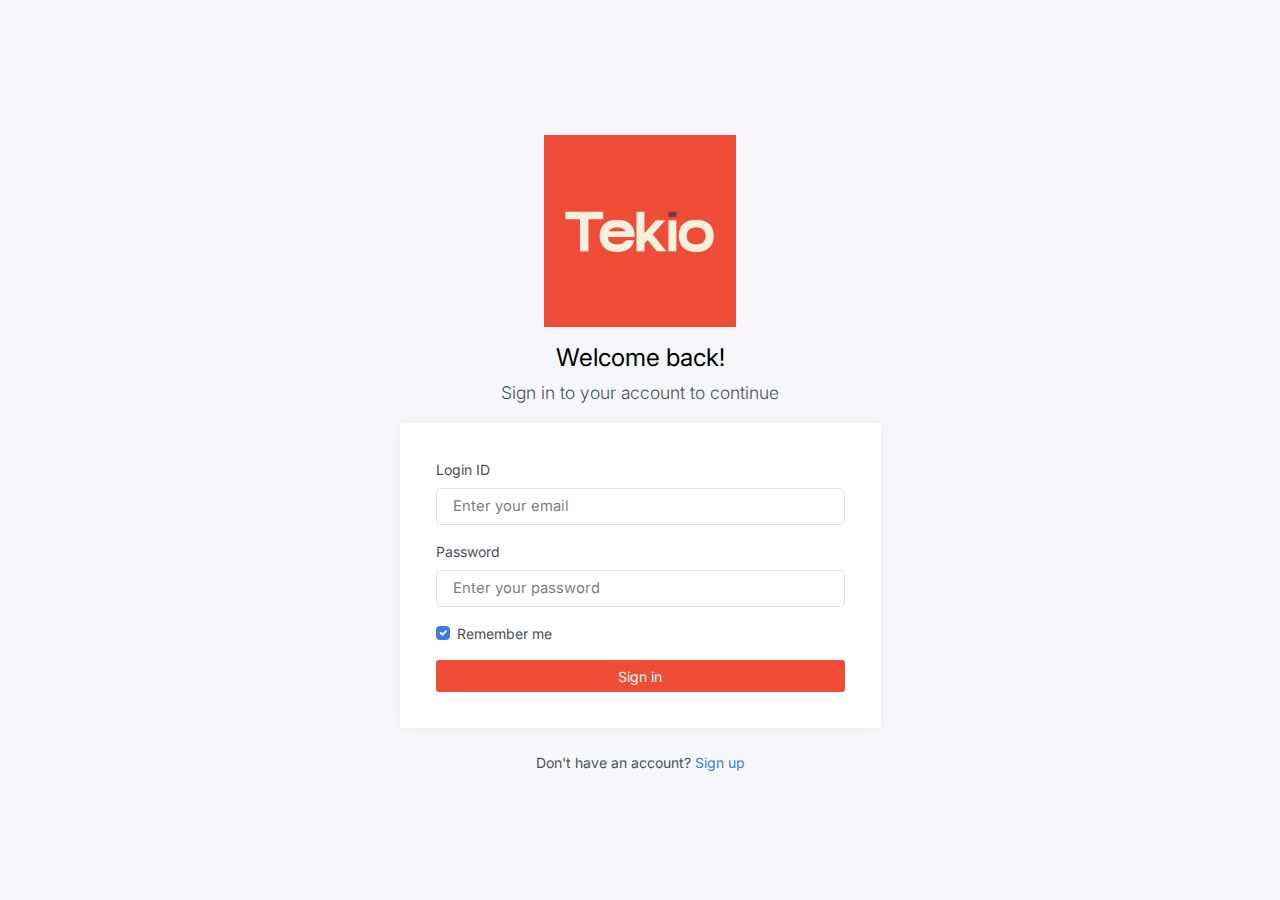
<file: index.html>
<!doctype html>
<html lang="en">
  <head>
    <meta charset="utf-8">
    <meta name="viewport" content="width=device-width, initial-scale=1">
    <title>Bootstrap demo</title>
    <link href="https://cdn.jsdelivr.net/npm/bootstrap@5.3.3/dist/css/bootstrap.min.css" rel="stylesheet" integrity="sha384-QWTKZyjpPEjISv5WaRU9OFeRpok6YctnYmDr5pNlyT2bRjXh0JMhjY6hW+ALEwIH" crossorigin="anonymous">
    <!-- Google Fonts -->
    <link href="https://fonts.googleapis.com/css2?family=Open+Sans:wght@300;400;500;600;700&display=swap" rel="stylesheet">
    <link rel="stylesheet" href="https://cdn.jsdelivr.net/npm/bootstrap-icons@1.11.3/font/bootstrap-icons.min.css">
    <link rel="stylesheet" href="https://cdnjs.cloudflare.com/ajax/libs/font-awesome/4.7.0/css/font-awesome.css">
    <script src="https://code.jquery.com/jquery-3.6.0.min.js"></script>
    <link rel="stylesheet" href="css/style.css">
  </head>
  <body>

    <!-- char-area -->

                    <div class="chat-area">
                        <!-- chatlist -->
                        <div class="list-icon shadow-sm">
                            <img src="img/tekio.png" width="100%">
                        </div>
                        
                        <div class="chatlist">
                            <div class="modal-dialog-scrollable">
                                <div class="modal-content">
                                    <div class="chat-header shadow-sm">
                                        <div class="msg-search">
                                            <input type="text" class="form-control" id="inlineFormInputGroup" placeholder="Search" aria-label="search">
                                            <a class="add" href="#"><img class="img-fluid" src="https://mehedihtml.com/chatbox/assets/img/add.svg" alt="add"></a>
                                        </div>

                                        <ul class="nav nav-tabs" id="myTab" role="tablist">
                                            <li class="nav-item" role="presentation">
                                                <button class="nav-link active" id="Open-tab" data-bs-toggle="tab" data-bs-target="#Open" type="button" role="tab" aria-controls="Open" aria-selected="true">Open</button>
                                            </li>
                                            <li class="nav-item" role="presentation">
                                                <button class="nav-link" id="Closed-tab" data-bs-toggle="tab" data-bs-target="#Closed" type="button" role="tab" aria-controls="Closed" aria-selected="false">Closed</button>
                                            </li>
                                        </ul>
                                    </div>

                                    <div class="modal-body">
                                        <!-- chat-list -->
                                        <div class="chat-lists mt-5">
                                            <div class="tab-content" id="myTabContent">
                                                <div class="tab-pane fade show active" id="Open" role="tabpanel" aria-labelledby="Open-tab">
                                                    <!-- chat-list -->
                                                    <div class="chat-list">
                                                        <a href="#" class="d-flex align-items-center p-1 shadow-sm">
                                                            <div class="flex-shrink-0">
                                                                <img class="img-fluid" src="https://mehedihtml.com/chatbox/assets/img/user.png" alt="user img" width="80%">
                                                                <span class="active"></span>
                                                            </div>
                                                            <div class="flex-grow-1 ms-3">
                                                                <h3>Mehedi Hasan</h3>
                                                                <p>front end developer</p>
                                                            </div>
                                                        </a>
                                                        
                                                        <a href="#" class="d-flex align-items-center p-1 shadow-sm">
                                                            <div class="flex-shrink-0">
                                                                <img class="img-fluid" src="https://mehedihtml.com/chatbox/assets/img/user.png" alt="user img">
                                                            </div>
                                                            <div class="flex-grow-1 ms-3">
                                                                <h3>Ryhan</h3>
                                                                <p>front end developer</p>
                                                            </div>
                                                        </a>
                                                        
                                                        <a href="#" class="d-flex align-items-center">
                                                            <div class="flex-shrink-0">
                                                                <img class="img-fluid" src="https://mehedihtml.com/chatbox/assets/img/user.png" alt="user img">
                                                            </div>
                                                            <div class="flex-grow-1 ms-3">
                                                                <h3>Malek Hasan</h3>
                                                                <p>front end developer</p>
                                                            </div>
                                                        </a>
                                                        <a href="#" class="d-flex align-items-center">
                                                            <div class="flex-shrink-0">
                                                                <img class="img-fluid" src="https://mehedihtml.com/chatbox/assets/img/user.png" alt="user img">
                                                            </div>
                                                            <div class="flex-grow-1 ms-3">
                                                                <h3>Sadik Hasan</h3>
                                                                <p>front end developer</p>
                                                            </div>
                                                        </a>
                                                        <a href="#" class="d-flex align-items-center">
                                                            <div class="flex-shrink-0">
                                                                <img class="img-fluid" src="https://mehedihtml.com/chatbox/assets/img/user.png" alt="user img">
                                                            </div>
                                                            <div class="flex-grow-1 ms-3">
                                                                <h3>Bulu </h3>
                                                                <p>front end developer</p>
                                                            </div>
                                                        </a>



                                                    </div>
                                                    <!-- chat-list -->
                                                </div>
                                                <div class="tab-pane fade" id="Closed" role="tabpanel" aria-labelledby="Closed-tab">

                                                    <!-- chat-list -->
                                                    <div class="chat-list">
                                                        <a href="#" class="d-flex align-items-center">
                                                            <div class="flex-shrink-0">
                                                                <img class="img-fluid" src="https://mehedihtml.com/chatbox/assets/img/user.png" alt="user img">
                                                                <span class="active"></span>
                                                            </div>
                                                            <div class="flex-grow-1 ms-3">
                                                                <h3>Mehedi Hasan</h3>
                                                                <p>front end developer</p>
                                                            </div>
                                                        </a>
                                                        <a href="#" class="d-flex align-items-center">
                                                            <div class="flex-shrink-0">
                                                                <img class="img-fluid" src="https://mehedihtml.com/chatbox/assets/img/user.png" alt="user img">
                                                            </div>
                                                            <div class="flex-grow-1 ms-3">
                                                                <h3>Ryhan</h3>
                                                                <p>front end developer</p>
                                                            </div>
                                                        </a>
                                                        <a href="#" class="d-flex align-items-center">
                                                            <div class="flex-shrink-0">
                                                                <img class="img-fluid" src="https://mehedihtml.com/chatbox/assets/img/user.png" alt="user img">
                                                            </div>
                                                            <div class="flex-grow-1 ms-3">
                                                                <h3>Malek Hasan</h3>
                                                                <p>front end developer</p>
                                                            </div>
                                                        </a>
                                                        <a href="#" class="d-flex align-items-center">
                                                            <div class="flex-shrink-0">
                                                                <img class="img-fluid" src="https://mehedihtml.com/chatbox/assets/img/user.png" alt="user img">
                                                            </div>
                                                            <div class="flex-grow-1 ms-3">
                                                                <h3>Sadik Hasan</h3>
                                                                <p>front end developer</p>
                                                            </div>
                                                        </a>
                                                        <a href="#" class="d-flex align-items-center">
                                                            <div class="flex-shrink-0">
                                                                <img class="img-fluid" src="https://mehedihtml.com/chatbox/assets/img/user.png" alt="user img">
                                                            </div>
                                                            <div class="flex-grow-1 ms-3">
                                                                <h3>Bulu </h3>
                                                                <p>front end developer</p>
                                                            </div>
                                                        </a>


                                                    </div>
                                                    <!-- chat-list -->
                                                </div>
                                            </div>

                                        </div>
                                        <!-- chat-list -->
                                    </div>
                                </div>
                            </div>
                        </div>
                        <!-- chatlist -->



                        <!-- chatbox -->
                        <div class="chatbox border-0 shadow">
                            <div class="modal-dialog-scrollable">
                                <div class="modal-content">
                                    <div class="msg-head border-0 shadow">
                                        <div class="row">
                                            <div class="col-8">
                                                <div class="d-flex align-items-center">
                                                    <span class="chat-icon"><img class="img-fluid" src="https://mehedihtml.com/chatbox/assets/img/arroleftt.svg" alt="image title"></span>
                                                    <div class="flex-shrink-0">
                                                        <img class="img-fluid" src="https://mehedihtml.com/chatbox/assets/img/user.png" alt="user img">
                                                    </div>
                                                    <div class="flex-grow-1 ms-3">
                                                        <h3>Mehedi Hasan</h3>
                                                        <p>front end developer</p>
                                                    </div>
                                                </div>
                                            </div>
                                            <div class="col-4">
                                                <ul class="moreoption">
                                                    <li class="navbar nav-item dropdown">
                                                        <a class="nav-link dropdown-toggle" href="#" role="button" data-bs-toggle="dropdown" aria-expanded="false"><i class="fa fa-ellipsis-v" aria-hidden="true"></i></a>
                                                        <ul class="dropdown-menu">
                                                            <li><a class="dropdown-item" href="#">Action</a></li>
                                                            <li><a class="dropdown-item" href="#">Another action</a></li>
                                                            <li>
                                                                <hr class="dropdown-divider">
                                                            </li>
                                                            <li><a class="dropdown-item" href="#">Something else here</a></li>
															<li><a class="dropdown-item" href="#" onclick="Logout()">Logout</a></li>
                                                        </ul>
                                                    </li>
                                                </ul>
                                            </div>
                                        </div>
                                    </div>


                                    <div class="modal-body background">
                                        <div class="msg-body p-5">
                                            <ul>
                                                <li class="sender">
                                                    <p class="shadow"> Hey, Are you there? </p>
                                                    <span class="time">10:06 am</span>
                                                </li>
                                                <li class="sender">
                                                    <p> Hey, Are you there? </p>
                                                    <span class="time">10:16 am</span>
                                                </li>
                                                <li class="repaly">
                                                    <p class="shadow">yes!</p>
                                                    <span class="time">10:20 am</span>
                                                </li>
                                                <li class="sender">
                                                    <p class="shadow"> Hey, Are you there? </p>
                                                    <span class="time">10:26 am</span>
                                                </li>
                                                <li class="sender">
                                                    <p class="shadow"> Hey, Are you there? </p>
                                                    <span class="time">10:32 am</span>
                                                </li>
                                                <li class="repaly">
                                                    <p class="shadow">How are you?</p>
                                                    <span class="time">10:35 am</span>
                                                </li>
                                                <li>
                                                    <div class="divider">
                                                        <h6>Today</h6>
                                                    </div>
                                                </li>

                                                <li class="repaly">
                                                    <p> yes, tell me</p>
                                                    <span class="time">10:36 am</span>
                                                </li>
                                                <li class="repaly">
                                                    <p>yes... on it</p>
                                                    <span class="time">junt now</span>
                                                </li>

                                            </ul>
                                        </div>
                                    </div>

                                    <div class="send-box border-0 shadow-lg">
                                        <form action="">
                                            <!-- Textarea with icon on the left and right -->
                                            <div class="input-group">
                                              <span class="input-group-text">
                                                <i class="bi bi-emoji-smile"></i>&nbsp;&nbsp;
                                              </span>
                                              <textarea class="form-control border-start-0 border-end-0" placeholder="Write message…" rows="2" aria-label="message…"></textarea>
                                              <span class="input-group-text">
                                                <i class="fa fa-paper-plane"></i>
                                              </span>
                                            </div>
                                        </form>

                                        <div class="send-btns">
                                            <div class="attach">
                                                <div class="button-wrapper">
                                                    <span class="label">
                                                        <img class="img-fluid" src="https://mehedihtml.com/chatbox/assets/img/upload.svg" alt="image title"> attached file 
                                                    </span><input type="file" name="upload" id="upload" class="upload-box" placeholder="Upload File" aria-label="Upload File">
                                                </div>

                                                <select class="form-control" id="exampleFormControlSelect1">
                                                    <option>Select template</option>
                                                    <option>Template 1</option>
                                                    <option>Template 2</option>
                                                </select>

                                                <div class="add-apoint">
                                                    <a href="#" data-toggle="modal" data-target="#exampleModal4"><svg xmlns="http://www.w3.org/2000/svg" width="16" height="16" viewbox="0 0 16 16" fill="none"><path d="M8 16C3.58862 16 0 12.4114 0 8C0 3.58862 3.58862 0 8 0C12.4114 0 16 3.58862 16 8C16 12.4114 12.4114 16 8 16ZM8 1C4.14001 1 1 4.14001 1 8C1 11.86 4.14001 15 8 15C11.86 15 15 11.86 15 8C15 4.14001 11.86 1 8 1Z" fill="#7D7D7D"/><path d="M11.5 8.5H4.5C4.224 8.5 4 8.276 4 8C4 7.724 4.224 7.5 4.5 7.5H11.5C11.776 7.5 12 7.724 12 8C12 8.276 11.776 8.5 11.5 8.5Z" fill="#7D7D7D"/><path d="M8 12C7.724 12 7.5 11.776 7.5 11.5V4.5C7.5 4.224 7.724 4 8 4C8.276 4 8.5 4.224 8.5 4.5V11.5C8.5 11.776 8.276 12 8 12Z" fill="#7D7D7D"/></svg> Appoinment</a>
                                                </div>
                                            </div>
                                        </div>

                                    </div>
                                </div>
                            </div>
                        </div>
                    </div>
                    <!-- chatbox -->



    <!-- char-area -->
    <!-- char-area -->

    <script src="js/index.js"></script>
    <script src="https://cdn.jsdelivr.net/npm/bootstrap@5.3.3/dist/js/bootstrap.bundle.min.js" integrity="sha384-YvpcrYf0tY3lHB60NNkmXc5s9fDVZLESaAA55NDzOxhy9GkcIdslK1eN7N6jIeHz" crossorigin="anonymous"></script>
  </body>
</html>
</file>
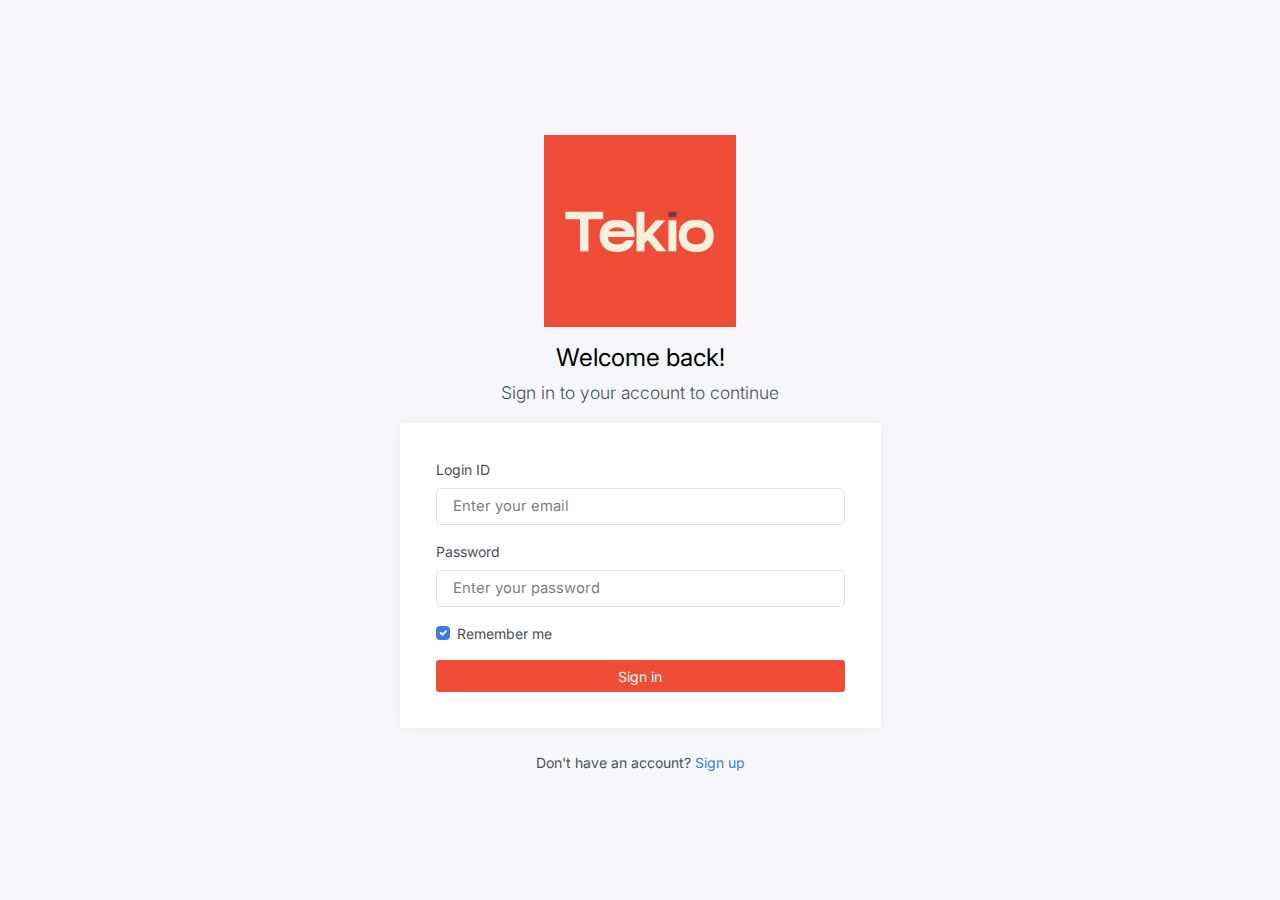
<file: signin.html>
<!DOCTYPE html>
<html lang="en">

<head>
	<meta charset="utf-8">
	<meta http-equiv="X-UA-Compatible" content="IE=edge">
	<meta name="viewport" content="width=device-width, initial-scale=1, shrink-to-fit=no">
	<meta name="description" content="Responsive Admin &amp; Dashboard Template based on Bootstrap 5">
	<meta name="author" content="AdminKit">
	<meta name="keywords" content="adminkit, bootstrap, bootstrap 5, admin, dashboard, template, responsive, css, sass, html, theme, front-end, ui kit, web">

	<link rel="preconnect" href="https://fonts.gstatic.com">
	<link rel="shortcut icon" href="img/icons/icon-48x48.png" />

	<link rel="canonical" href="https://demo-basic.adminkit.io/pages-sign-in.html" />

	<title>Sign In</title>

	<link href="css/app.css" rel="stylesheet">
	<link href="https://fonts.googleapis.com/css2?family=Inter:wght@300;400;600&display=swap" rel="stylesheet">
</head>

<body>
	<main class="d-flex w-100">
		<div class="container d-flex flex-column">
			<div class="row vh-100">
				<div class="col-sm-10 col-md-8 col-lg-6 col-xl-5 mx-auto d-table h-100">
					<div class="d-table-cell align-middle">

						<div class="text-center mt-4">
						    <a href="/"><img src="img/tekio.png" width="40%"></a>
							<h1 class="h2 mt-3">Welcome back!</h1>
							<p class="lead">
								Sign in to your account to continue
							</p>
						</div>

						<div class="card">
							<div class="card-body">
								<div class="m-sm-3">
									<form>
										<div class="mb-3">
											<label class="form-label">Login ID</label>
											<input class="form-control form-control-lg" type="text" id="loginid" placeholder="Enter your email" />
										</div>
										<div class="mb-3">
											<label class="form-label">Password</label>
											<input class="form-control form-control-lg" type="password" id="password" placeholder="Enter your password" />
										</div>
										<div>
											<div class="form-check align-items-center">
												<input id="customControlInline" type="checkbox" class="form-check-input" value="remember-me" name="remember-me" checked>
												<label class="form-check-label text-small" for="customControlInline">Remember me</label>
											</div>
										</div>
										<div class="d-grid gap-2 mt-3">
											<button type="button" class="btn btn-custom w-100" onclick="login()">Sign in</button>
										</div>
									</form>
								</div>
							</div>
						</div>
						<div class="text-center mb-3">
							Don't have an account? <a href="signup.html">Sign up</a>
						</div>
					</div>
				</div>
			</div>
		</div>
	</main>

	<script src="js/signin.js"></script>

</body>

</html>
</file>
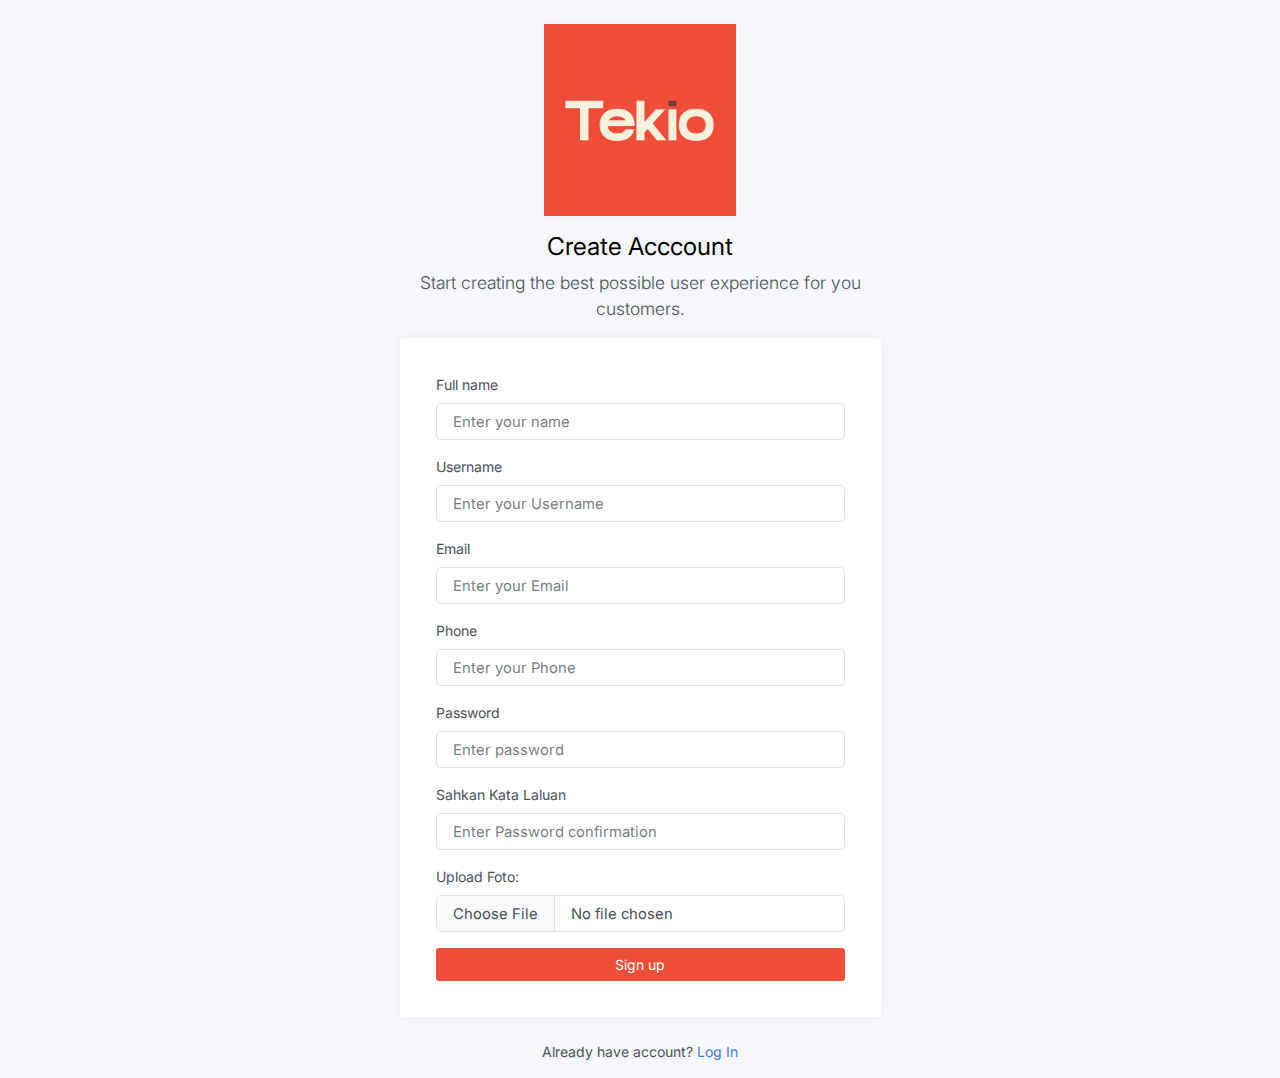
<file: signup.html>
<!DOCTYPE html>
<html lang="en">

<head>
    <meta charset="utf-8">
    <meta http-equiv="X-UA-Compatible" content="IE=edge">
    <meta name="viewport" content="width=device-width, initial-scale=1, shrink-to-fit=no">
    <meta name="description" content="Responsive Admin &amp; Dashboard Template based on Bootstrap 5">
    <meta name="author" content="AdminKit">
    <meta name="keywords" content="adminkit, bootstrap, bootstrap 5, admin, dashboard, template, responsive, css, sass, html, theme, front-end, ui kit, web">

    <link rel="preconnect" href="https://fonts.gstatic.com">
    <link rel="shortcut icon" href="img/icons/icon-48x48.png" />

    <link rel="canonical" href="https://demo-basic.adminkit.io/pages-sign-up.html" />

    <title>Sign Up</title>

    <link href="css/app.css" rel="stylesheet">
    <link href="https://fonts.googleapis.com/css2?family=Inter:wght@300;400;600&display=swap" rel="stylesheet">
</head>

<body>
    <main class="d-flex w-100">
        <div class="container d-flex flex-column">
            <div class="row vh-100">
                <div class="col-sm-10 col-md-8 col-lg-6 col-xl-5 mx-auto d-table h-100">
                    <div class="d-table-cell align-middle">

                        <div class="text-center mt-4">
                            <a href="/"><img src="img/tekio.png" width="40%"></a>
                            <h1 class="h2 mt-3">Create Acccount</h1>
                            <p class="lead">
                                Start creating the best possible user experience for you customers.
                            </p>
                        </div>

                        <div class="card">
                            <div class="card-body">
                                <div class="m-sm-3">
                                    <form id="registerForm">                                       
                                        <div class="mb-3">
                                            <label class="form-label">Full name</label>
                                            <input class="form-control form-control-lg" type="text" id="name" required placeholder="Enter your name" />
                                        </div>
                                        <div class="mb-3">
                                            <label class="form-label">Username</label>
                                            <input class="form-control form-control-lg" type="text" id="username" required placeholder="Enter your Username" />
                                        </div>                                      
                                        <div class="mb-3">
                                            <label class="form-label">Email</label>
                                            <input class="form-control form-control-lg" type="email" id="email" required placeholder="Enter your Email" />
                                        </div>
                                        <div class="mb-3">
                                            <label class="form-label">Phone</label>
                                            <input class="form-control form-control-lg" type="number" id="contact" required placeholder="Enter your Phone" />
                                        </div>                                      
                                        <div class="mb-3">
                                            <label class="form-label">Password</label>
                                            <input class="form-control form-control-lg" type="password" id="password" required placeholder="Enter password" />
                                        </div>
                                        <div class="mb-3">
                                            <label class="form-label">Sahkan Kata Laluan</label>
                                            <input type="password" id="password_confirmation" class="form-control form-control-lg" required placeholder="Enter Password confirmation" required>
                                        </div>  
                                        <div class="mb-3">
                                            <label for="photo" class="form-label">Upload Foto:</label>
                                            <input type="file" class="form-control form-control-lg" id="photo" accept="image/*">
                                        </div>                                      
                                        <div class="d-grid gap-2 mt-3">
                                            <button type="button" class="btn btn-custom w-100" onclick="register()">Sign up</button>
                                        </div>
                                    </form>
                                </div>
                            </div>
                        </div>
                        <div class="text-center mb-3">
                            Already have account? <a href="signin.html">Log In</a>
                        </div>
                    </div>
                </div>
            </div>
        </div>
    </main>
    <script src="js/signup.js"></script>
    

</body>

</html>
</file>
<file: css/style.css>
/* **********************************
Reset CSS
************************************** */

html,
body,
div,
span,
applet,
object,
iframe,
h1,
h2,
h3,
h4,
h5,
h6,
p,
blockquote,
pre,
a,
abbr,
acronym,
address,
big,
cite,
code,
del,
dfn,
em,
img,
ins,
kbd,
q,
s,
samp,
small,
strike,
strong,
sub,
sup,
tt,
var,
b,
u,
i,
center,
dl,
dt,
dd,
ol,
ul,
li,
fieldset,
form,
label,
legend,
table,
caption,
tbody,
tfoot,
thead,
tr,
th,
td,
article,
aside,
canvas,
details,
embed,
figure,
figcaption,
footer,
header,
hgroup,
menu,
nav,
output,
ruby,
section,
summary,
time,
mark,
audio,
video {
    margin: 0;
    padding: 0;
    border: 0;
    font-size: 100%;
    font: inherit;
    vertical-align: baseline;
}


/* HTML5 display-role reset for older browsers */

article,
aside,
details,
figcaption,
figure,
footer,
header,
hgroup,
menu,
nav,
section {
    display: block;
}

body {
    line-height: 1.5;
}

ol,
ul {
    list-style: none;
}

blockquote,
q {
    quotes: none;
}

blockquote:before,
blockquote:after,
q:before,
q:after {
    content: '';
    content: none;
}

table {
    border-collapse: collapse;
    border-spacing: 0;
}


/********************************
 Typography Style
******************************** */

body {
    margin: 0;
    font-family: 'Open Sans', sans-serif;
    line-height: 1.5;
    -webkit-font-smoothing: antialiased;
    -moz-osx-font-smoothing: grayscale;
}

html {
    min-height: 100%;
    -webkit-font-smoothing: antialiased;
    -moz-osx-font-smoothing: grayscale;
}

h1 {
    font-size: 36px;
}

h2 {
    font-size: 30px;
}

h3 {
    font-size: 26px;
}

h4 {
    font-size: 22px;
}

h5 {
    font-size: 18px;
}

h6 {
    font-size: 16px;
}

p {
    font-size: 15px;
}

a {
    text-decoration: none;
    font-size: 15px;
}

* {
  margin-bottom: 0;
}


/* *******************************
message-area
******************************** */

.message-area {
    height: 100vh;
    overflow: hidden;
    padding: 30px 0;
    background: #f5f5f5;
}

.chat-area {
    position: relative;
    width: 100%;
    background-color: #fff;
    border-radius: 0.3rem;
    height: 100vh;
    overflow: hidden;
    min-height: calc(100% - 1rem);
}

.list-icon{	
    outline: 0;
    height: 100%;
    overflow: hidden;
    width: 70px;
    float: left;
    padding: 15px;	
}

.chatlist {
    outline: 0;
    height: 100%;
    overflow: hidden;
    width: 400px;
    float: left;
    padding: 15px;
}

.chat-area .modal-content {
    border: none;
    border-radius: 0;
    outline: 0;
    height: 100%;
}

.chat-area .modal-dialog-scrollable {
    height: 100% !important;
}

.chatbox {
    width: auto;
    overflow: hidden;
    height: 100%;
    border-left: 1px solid #ccc;
}

.chatbox .modal-dialog,
.chatlist .modal-dialog {
    max-width: 100%;
    margin: 0;
}

.msg-search {
    display: flex;
    align-items: center;
    justify-content: space-between;
}

.chat-area .form-control {
    display: block;
    width: 80%;
    padding: 0.375rem 0.75rem;
    font-size: 14px;
    font-weight: 400;
    line-height: 1.5;
    color: #222;
    background-color: #fff;
    background-clip: padding-box;
    border: 1px solid #ccc;
    -webkit-appearance: none;
    -moz-appearance: none;
    appearance: none;
    border-radius: 0.25rem;
    transition: border-color .15s ease-in-out, box-shadow .15s ease-in-out;
}

.chat-area .form-control:focus {
    outline: 0;
    box-shadow: inherit;
}

a.add img {
    height: 36px;
}

.chat-area .nav-tabs {
    border-bottom: 1px solid #dee2e6;
    align-items: center;
    justify-content: space-between;
    flex-wrap: inherit;
}

.chat-area .nav-tabs .nav-item {
    width: 100%;
}

.chat-area .nav-tabs .nav-link {
    width: 100%;
    color: #180660;
    font-size: 14px;
    font-weight: 500;
    line-height: 1.5;
    text-transform: capitalize;
    margin-top: 5px;
    margin-bottom: -1px;
    background: 0 0;
    border: 1px solid transparent;
    border-top-left-radius: 0.25rem;
    border-top-right-radius: 0.25rem;
}

.chat-area .nav-tabs .nav-item.show .nav-link,
.chat-area .nav-tabs .nav-link.active {
    color: #222;
    background-color: #fff;
    border-color: transparent transparent #000;
}

.chat-area .nav-tabs .nav-link:focus,
.chat-area .nav-tabs .nav-link:hover {
    border-color: transparent transparent #000;
    isolation: isolate;
}

.chat-list h3 {
    color: #222;
    font-size: 16px;
    font-weight: 500;
    line-height: 1.5;
    text-transform: capitalize;
    margin-bottom: 0;
}

.chat-list p {
    color: #343434;
    font-size: 14px;
    font-weight: 400;
    line-height: 1.5;
    text-transform: capitalize;
    margin-bottom: 0;
}

.chat-list a.d-flex {
    margin-bottom: 15px;
    position: relative;
    text-decoration: none;
}

.chat-list .active {
    display: block;
    content: '';
    clear: both;
    position: absolute;
    bottom: 3px;
    left: 34px;
    height: 12px;
    width: 12px;
    background: #00DB75;
    border-radius: 50%;
    border: 2px solid #fff;
}

.msg-head h3 {
    color: #222;
    font-size: 18px;
    font-weight: 600;
    line-height: 1.5;
    margin-bottom: 0;
}

.msg-head p {
    color: #343434;
    font-size: 14px;
    font-weight: 400;
    line-height: 1.5;
    text-transform: capitalize;
    margin-bottom: 0;
}

.msg-head {
    padding: 15px;
    border-bottom: 1px solid #ccc;
}

.moreoption {
    display: flex;
    align-items: center;
    justify-content: end;
}

.moreoption .navbar {
    padding: 0;
}

.moreoption li .nav-link {
    color: #222;
    font-size: 16px;
}

.moreoption .dropdown-toggle::after {
    display: none;
}

.moreoption .dropdown-menu[data-bs-popper] {
    top: 100%;
    left: auto;
    right: 0;
    margin-top: 0.125rem;
}

.msg-body ul {
    overflow: hidden;
}

.msg-body ul li {
    list-style: none;
    margin: 15px 0;
}

.msg-body ul li.sender {
    display: block;
    width: 100%;
    position: relative;
}

.msg-body ul li.sender:before {
    display: block;
    clear: both;
    content: '';
    position: absolute;
    top: -6px;
    left: -7px;
    width: 0;
    height: 0;
    border-style: solid;
    border-width: 0 12px 15px 12px;
    border-color: transparent transparent #f5f5f5 transparent;
    -webkit-transform: rotate(-37deg);
    -ms-transform: rotate(-37deg);
    transform: rotate(-37deg);
}

.msg-body ul li.sender p {
    color: #000;
    font-size: 14px;
    line-height: 1.5;
    font-weight: 400;
    padding: 15px;
    background: #f5f5f5;
    display: inline-block;
    border-bottom-left-radius: 10px;
    border-top-right-radius: 10px;
    border-bottom-right-radius: 10px;
    margin-bottom: 0;
}

.msg-body ul li.sender p b {
    display: block;
    color: #180660;
    font-size: 14px;
    line-height: 1.5;
    font-weight: 500;
}

.msg-body ul li.repaly {
    display: block;
    width: 100%;
    text-align: right;
    position: relative;
}

.msg-body ul li.repaly:before {
    display: block;
    clear: both;
    content: '';
    position: absolute;
    bottom: 15px;
    right: -7px;
    width: 0;
    height: 0;
    border-style: solid;
    border-width: 0 12px 15px 12px;
    border-color: transparent transparent #17c5fe transparent;
    -webkit-transform: rotate(37deg);
    -ms-transform: rotate(37deg);
    transform: rotate(37deg);
}

.msg-body ul li.repaly p {
    color: #fff;
    font-size: 14px;
    line-height: 1.5;
    font-weight: 400;
    padding: 15px;
    background: #17c5fe;
    display: inline-block;
    border-top-left-radius: 10px;
    border-top-right-radius: 10px;
    border-bottom-left-radius: 10px;
    margin-bottom: 0;
}

.msg-body ul li.repaly p b {
    display: block;
    color: #061061;
    font-size: 14px;
    line-height: 1.5;
    font-weight: 500;
}

.msg-body ul li.repaly:after {
    display: block;
    content: '';
    clear: both;
}

.time {
    display: block;
    color: #000;
    font-size: 12px;
    line-height: 1.5;
    font-weight: 400;
}

li.repaly .time {
    margin-right: 20px;
}

.divider {
    position: relative;
    z-index: 1;
    text-align: center;
}

.msg-body h6 {
    text-align: center;
    font-weight: normal;
    font-size: 14px;
    line-height: 1.5;
    color: #222;
    background: #fff;
    display: inline-block;
    padding: 0 5px;
    margin-bottom: 0;
}

.divider:after {
    display: block;
    content: '';
    clear: both;
    position: absolute;
    top: 12px;
    left: 0;
    border-top: 1px solid #EBEBEB;
    width: 100%;
    height: 100%;
    z-index: -1;
}

.send-box {
    padding: 15px;
    border-top: 1px solid #ccc;
}

.send-box form {
    display: flex;
    align-items: center;
    justify-content: space-between;
    margin-bottom: 15px;
}

.send-box .form-control {
    display: block;
    width: 85%;
    padding: 0.375rem 0.75rem;
    font-size: 14px;
    font-weight: 400;
    line-height: 1.5;
    color: #222;
    background-color: #fff;
    background-clip: padding-box;
    border: 1px solid #ccc;
    -webkit-appearance: none;
    -moz-appearance: none;
    appearance: none;
    border-radius: 0.25rem;
    transition: border-color .15s ease-in-out, box-shadow .15s ease-in-out;
}

.send-box button {
    border: none;
    background: #3867d6;
    padding: 0.375rem 5px;
    color: #fff;
    border-radius: 0.25rem;
    font-size: 14px;
    font-weight: 400;
    width: 24%;
    margin-left: 1%;
}

.send-box button i {
    margin-right: 5px;
}

.send-btns .button-wrapper {
    position: relative;
    width: 125px;
    height: auto;
    text-align: left;
    margin: 0 auto;
    display: block;
    background: #F6F7FA;
    border-radius: 3px;
    padding: 5px 15px;
    float: left;
    margin-right: 5px;
    margin-bottom: 5px;
    overflow: hidden;
}

.send-btns .button-wrapper span.label {
    position: relative;
    z-index: 1;
    display: -webkit-box;
    display: -ms-flexbox;
    display: flex;
    -webkit-box-align: center;
    -ms-flex-align: center;
    align-items: center;
    width: 100%;
    cursor: pointer;
    color: #343945;
    font-weight: 400;
    text-transform: capitalize;
    font-size: 13px;
}

#upload {
    display: inline-block;
    position: absolute;
    z-index: 1;
    width: 100%;
    height: 100%;
    top: 0;
    left: 0;
    opacity: 0;
    cursor: pointer;
}

.send-btns .attach .form-control {
    display: inline-block;
    width: 120px;
    height: auto;
    padding: 5px 8px;
    font-size: 13px;
    font-weight: 400;
    line-height: 1.5;
    color: #343945;
    background-color: #F6F7FA;
    background-clip: padding-box;
    border: 1px solid #F6F7FA;
    border-radius: 3px;
    margin-bottom: 5px;
}

.send-btns .button-wrapper span.label img {
    margin-right: 5px;
}

.button-wrapper {
    position: relative;
    width: 100px;
    height: 100px;
    text-align: center;
    margin: 0 auto;
}

button:focus {
    outline: 0;
}

.add-apoint {
    display: inline-block;
    margin-left: 5px;
}

.add-apoint a {
    text-decoration: none;
    background: #F6F7FA;
    border-radius: 8px;
    padding: 8px 8px;
    font-size: 13px;
    font-weight: 400;
    line-height: 1.2;
    color: #343945;
}

.add-apoint a svg {
    margin-right: 5px;
}

.chat-icon {
    display: none;
}

.closess i {
    display: none;
}



@media (max-width: 767px) {
    .chat-icon {
        display: block;
        margin-right: 5px;
    }
	.list-icon{
		display: none;
	}
    .chatlist {
        width: 100%;
    }
    .chatbox {
        width: 100%;
        position: absolute;
        left: 1000px;
        right: 0;
        background: #fff;
        transition: all 0.5s ease;
        border-left: none;
    }
    .showbox {
        left: 0 !important;
        transition: all 0.5s ease;
    }
    .msg-head h3 {
        font-size: 14px;
    }
    .msg-head p {
        font-size: 12px;
    }
    .msg-head .flex-shrink-0 img {
        height: 30px;
    }
    .send-box button {
        width: 28%;
    }
    .send-box .form-control {
        width: 70%;
    }
    .chat-list h3 {
        font-size: 14px;
    }
    .chat-list p {
        font-size: 12px;
    }
    .msg-body ul li.sender p {
        font-size: 13px;
        padding: 8px;
        border-bottom-left-radius: 6px;
        border-top-right-radius: 6px;
        border-bottom-right-radius: 6px;
    }
    .msg-body ul li.repaly p {
        font-size: 13px;
        padding: 8px;
        border-top-left-radius: 6px;
        border-top-right-radius: 6px;
        border-bottom-left-radius: 6px;
    }
}


    .background {
      background-image: url('../img/back1.png');
      background-repeat: repeat; /* Elakkan pengulangan imej */
	}
</file>
